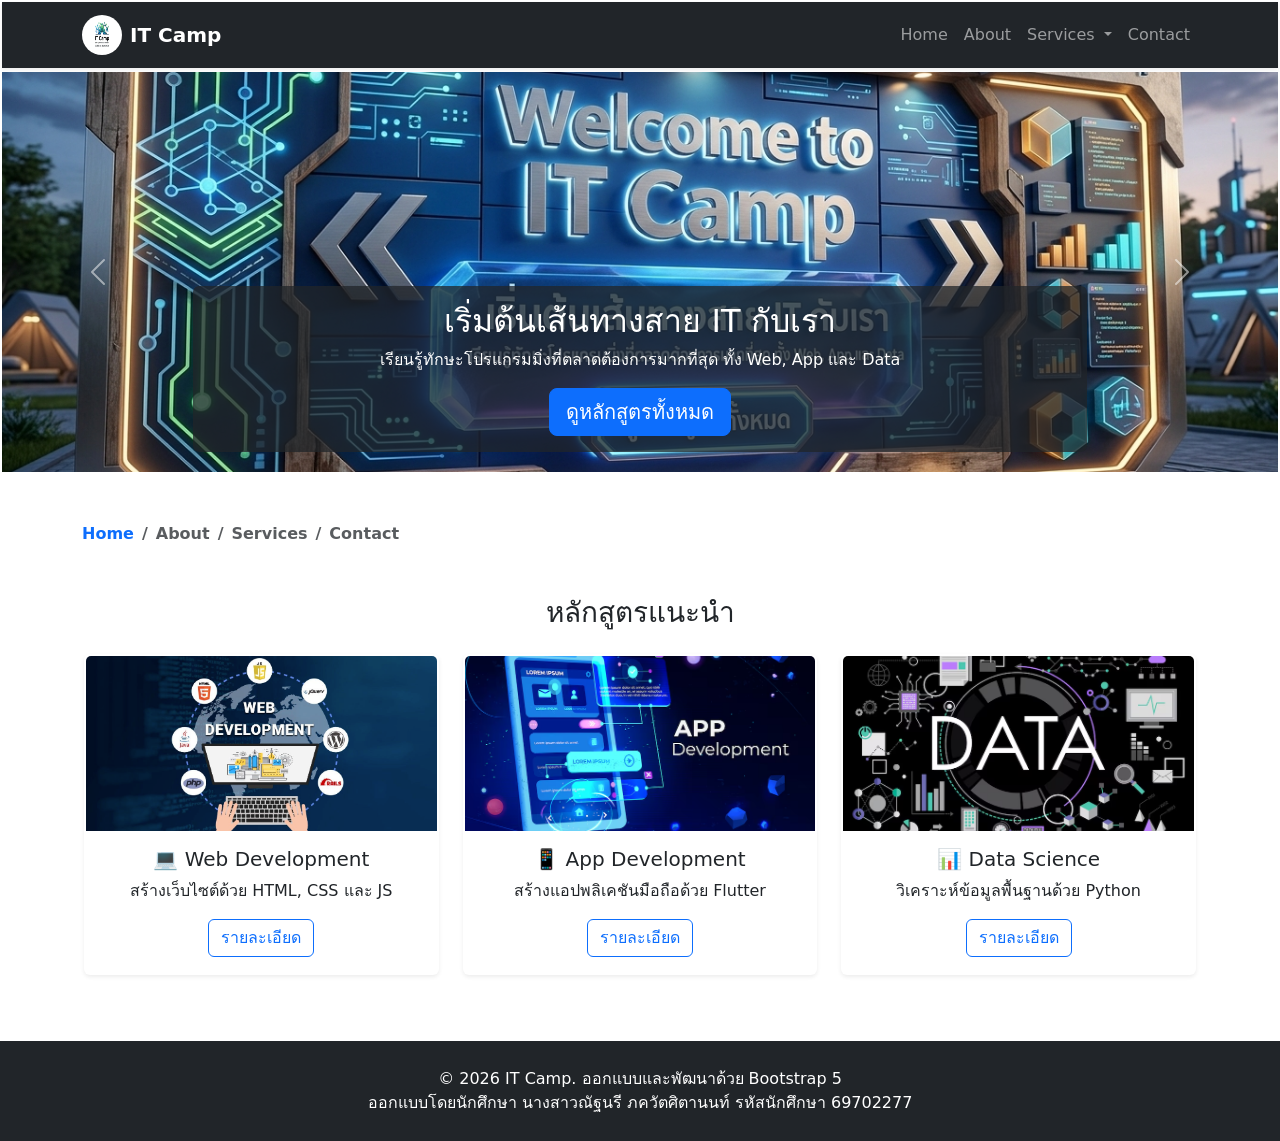
<file: index.html>
<!DOCTYPE html>
<html lang="th">
<head>
    <meta charset="UTF-8">
    <meta name="viewport" content="width=device-width, initial-scale=1.0">
    <title>IT Camp - แนะนำหลักสูตร IT</title>
    <!-- โหลด Bootstrap 5 CSS -->
    <link href="https://cdn.jsdelivr.net/npm/bootstrap@5.3.0/dist/css/bootstrap.min.css" rel="stylesheet">
    <!-- โหลด CSS ของเรา (ระบบเรืองแสง) -->
    <link rel="stylesheet" href="CSS/style.css">
</head>
<body>

    <!-- 1. Navbar (กล่องรอรับเมนูจาก JavaScript) -->
    <div id="navbar-container" class="highlight-box" data-description="Navbar: ดึงโค้ดมาจาก script.js อัตโนมัติในทุกหน้า"></div>

    <!-- 2. Hero Section + Carousel + ข้อความแนะนำ + Button (รวมไว้ด้วยกันตามโจทย์) -->
    <header class="highlight-box" data-description="ส่วนที่ 2: Hero Section & Carousel (ภาพสไลด์)">
        <div id="heroCarousel" class="carousel slide" data-bs-ride="carousel">
            <div class="carousel-inner">
                <!-- ภาพสไลด์ที่ 1 -->
                <div class="carousel-item active">
                    <!-- รูปภาพ Carousel -->
                    <img src="image/Welcome_to_IT_Camp.jfif" class="d-block w-100" alt="Banner 1" style="height: 400px; object-fit: cover;">
                    <div class="carousel-caption d-none d-md-block bg-dark bg-opacity-75 rounded p-3">
                        <!-- ข้อความแนะนำเว็บไซต์ -->
                        <h2>เริ่มต้นเส้นทางสาย IT กับเรา</h2>
                        <p>เรียนรู้ทักษะโปรแกรมมิ่งที่ตลาดต้องการมากที่สุด ทั้ง Web, App และ Data</p>
                        <!-- Button / Call to Action -->
                        <a href="services.html" class="btn btn-primary btn-lg">ดูหลักสูตรทั้งหมด</a>
                    </div>
                </div>
                <!-- ภาพสไลด์ที่ 2 -->
                <div class="carousel-item">
                    <img src="image/Learn_with_Experts.jfif" class="d-block w-100" alt="Banner 2" style="height: 400px; object-fit: cover;">
                    <div class="carousel-caption d-none d-md-block bg-dark bg-opacity-75 rounded p-3">
                        <h2>สอนโดยผู้เชี่ยวชาญ</h2>
                        <p>อัปสกิลของคุณกับผู้มีประสบการณ์จริงในอุตสาหกรรม</p>
                        <a href="about.html" class="btn btn-success btn-lg">รู้จักกับเรามากขึ้น</a>
                    </div>
                </div>
            </div>
            <!-- ปุ่มกดเลื่อนซ้าย-ขวา ของ Carousel -->
            <button class="carousel-control-prev" type="button" data-bs-target="#heroCarousel" data-bs-slide="prev">
                <span class="carousel-control-prev-icon" aria-hidden="true"></span>
                <span class="visually-hidden">Previous</span>
            </button>
            <button class="carousel-control-next" type="button" data-bs-target="#heroCarousel" data-bs-slide="next">
                <span class="carousel-control-next-icon" aria-hidden="true"></span>
                <span class="visually-hidden">Next</span>
            </button>
        </div>
    </header>

        <main class="container my-5">
            <nav aria-label="breadcrumb">
            <ol class="breadcrumb">
                <!-- หน้าอื่นๆ ให้เป็นสีเทา (text-muted) --><!-- หน้าปัจจุบัน ให้เป็นสีน้ำเงินและตัวหนา (text-primary fw-bold) -->
                <li class="breadcrumb-item active text-primary fw-bold" aria-current="page">Home</li>
                <li class="breadcrumb-item active text-primary fw-bold text-muted">About</li>
                <li class="breadcrumb-item active text-primary fw-bold text-muted">Services</li>
                <li class="breadcrumb-item active text-primary fw-bold text-muted">Contact</li>
            </ol>
        </nav>
        </main>

    <!-- 3. Card แสดงข้อมูลสำคัญอย่างน้อย 3 Card -->
    <section class="container my-5 highlight-box" data-description="ส่วนที่ 3: Section แสดงเนื้อหาด้วยระบบ Grid (แถวและคอลัมน์)">
        <h3 class="text-center mb-4">หลักสูตรแนะนำ</h3>
        <div class="row">
            
            <!-- การ์ดที่ 1 (ซ้ายสุด): ดัน Tooltip ขึ้นบน-ชิดซ้าย -->
            <div class="col-md-4 mb-3">
                <div class="card shadow-sm highlight-box tooltip-top-left" data-description="Card 1: ประกอบด้วยรูป, หัวข้อ และปุ่ม">
                    <img src="image/Web_Development.png" class="card-img-top" alt="Web" style="height: 175px; object-fit: cover;">
                    <div class="card-body text-center">
                        <h5 class="card-title">💻 Web Development</h5>
                        <p class="card-text">สร้างเว็บไซต์ด้วย HTML, CSS และ JS</p>
                        <a href="services.html" class="btn btn-outline-primary">รายละเอียด</a>
                    </div>
                </div>
            </div>

            <!-- การ์ดที่ 2 (ตรงกลาง): ดัน Tooltip ขึ้นบน-ตรงกลาง -->
            <div class="col-md-4 mb-3">
                <div class="card shadow-sm highlight-box tooltip-top" data-description="Card 2: ข้อมูลหลักสูตรที่ 2">
                    <img src="image/App_Development.avif" class="card-img-top" alt="App" style="height: 175px; object-fit: cover;">
                    <div class="card-body text-center">
                        <h5 class="card-title">📱 App Development</h5>
                        <p class="card-text">สร้างแอปพลิเคชันมือถือด้วย Flutter</p>
                        <a href="services.html" class="btn btn-outline-primary">รายละเอียด</a>
                    </div>
                </div>
            </div>

            <!-- การ์ดที่ 3 (ขวาสุด): ดัน Tooltip ขึ้นบน-ชิดขวา -->
            <div class="col-md-4 mb-3">
                <div class="card shadow-sm highlight-box tooltip-top-right" data-description="Card 3: ข้อมูลหลักสูตรที่ 3">
                    <img src="image/Data_Science.avif" class="card-img-top" alt="Data" style="height: 175px; object-fit: cover;">
                    <div class="card-body text-center">
                        <h5 class="card-title">📊 Data Science</h5>
                        <p class="card-text">วิเคราะห์ข้อมูลพื้นฐานด้วย Python</p>
                        <a href="services.html" class="btn btn-outline-primary">รายละเอียด</a>
                    </div>
                </div>
            </div>

        </div>
    </section>


    <!-- โหลด JavaScript ของ Bootstrap (เพื่อให้ Carousel และ Navbar ทำงาน) -->
    <script src="https://cdn.jsdelivr.net/npm/bootstrap@5.3.0/dist/js/bootstrap.bundle.min.js"></script>
    <!-- โหลด JavaScript ของเรา -->
    <script src="JS/script.js"></script>
    <!-- กล่องรอรับ Footer จาก JavaScript -->
    <div id="footer-container"></div>
</body>
</html>
</file>
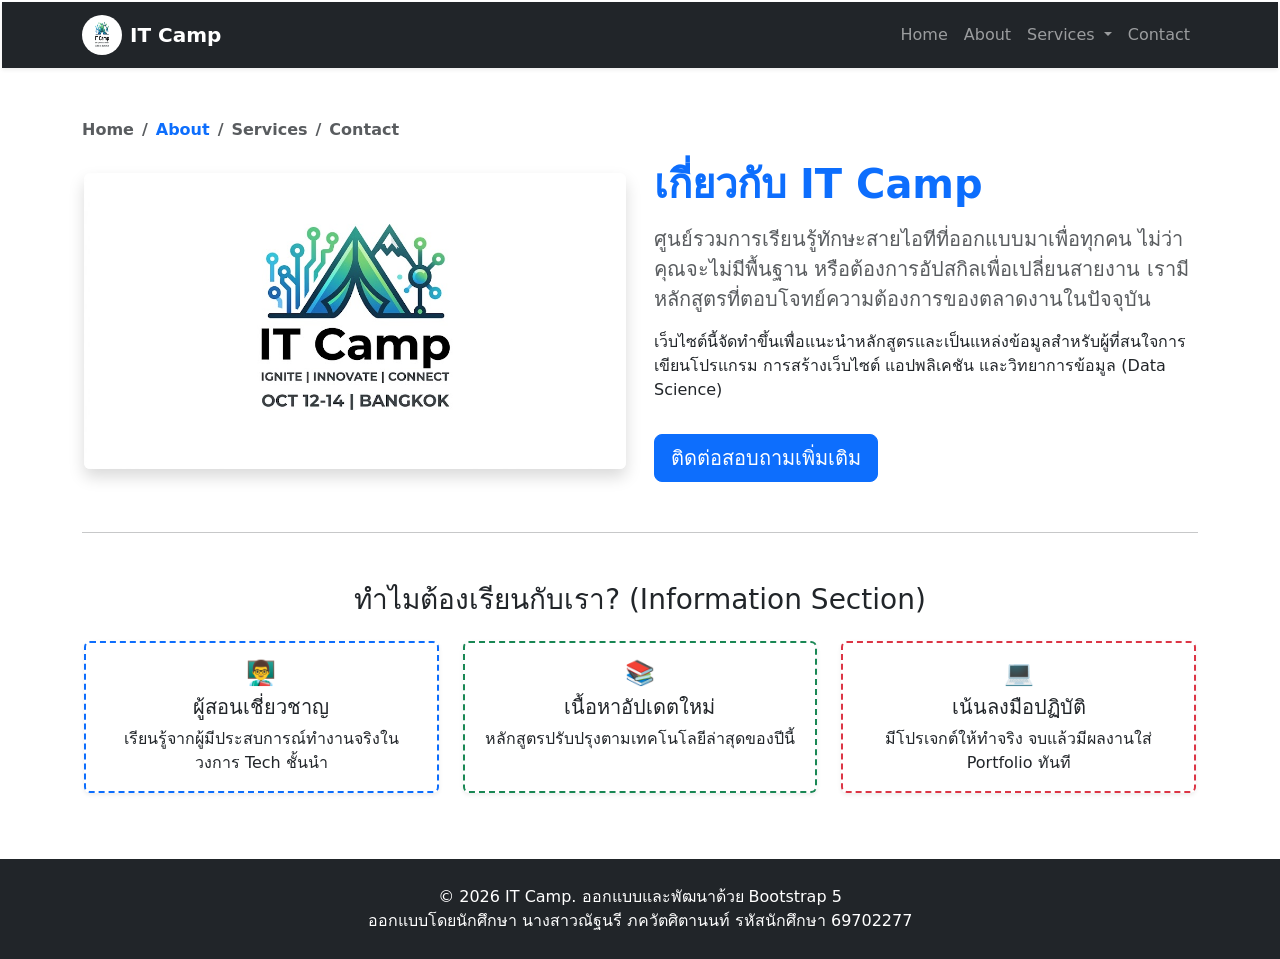
<file: about.html>
<!DOCTYPE html>
<html lang="th">
<head>
    <meta charset="UTF-8">
    <meta name="viewport" content="width=device-width, initial-scale=1.0">
    <title>About - เกี่ยวกับ IT Camp</title>
    <!-- โหลด Bootstrap 5 CSS -->
    <link href="https://cdn.jsdelivr.net/npm/bootstrap@5.3.0/dist/css/bootstrap.min.css" rel="stylesheet">
    <!-- โหลด CSS ของเรา (ระบบเรืองแสง) -->
    <link rel="stylesheet" href="CSS/style.css">
</head>
<body>

    <!-- 1. Navbar (กล่องรอรับเมนูจาก JavaScript อัตโนมัติ) -->
    <div id="navbar-container" class="highlight-box" data-description="Navbar: ดึงโค้ดมาจาก script.js อัตโนมัติในทุกหน้า"></div>

    <!-- ส่วนเนื้อหาหลักของหน้า About -->
    <main class="container my-5">
        <nav aria-label="breadcrumb">
            <ol class="breadcrumb">
                <!-- หน้าอื่นๆ ให้เป็นสีเทา (text-muted) --><!-- หน้าปัจจุบัน ให้เป็นสีน้ำเงินและตัวหนา (text-primary fw-bold) -->
                <li class="breadcrumb-item active text-primary fw-bold text-muted">Home</li>
                <li class="breadcrumb-item active text-primary fw-bold" aria-current="page">About</li>
                <li class="breadcrumb-item active text-primary fw-bold text-muted" >Services</li>
                <li class="breadcrumb-item active text-primary fw-bold text-muted">Contact</li>
            </ol>
        </nav>
        
        <!-- แถวที่ 1: หัวข้อเว็บไซต์, รายละเอียด, รูปภาพ และ Button -->
        <div class="row align-items-center mb-5">
            
            <!-- คอลัมน์ซ้าย: รูปภาพ -->
            <div class="col-md-6 mb-4 mb-md-0">
                <div class="highlight-box tooltip-top-left" data-description="Logo: รูปภาพ">
                    <img src="image/logo.jfif" class="img-fluid rounded shadow" alt="เกี่ยวกับเรา">
                </div>
            </div>

            <!-- คอลัมน์ขวา: หัวข้อ, รายละเอียด, ปุ่ม -->
            <div class="col-md-6">
                <div class="highlight-box tooltip-top-right" data-description="Details: หัวข้อ, รายละเอียด และอื่นๆ">
                    <!-- หัวข้อเว็บไซต์ -->
                    <h1 class="text-primary fw-bold mb-3">เกี่ยวกับ IT Camp</h1>
                    
                    <!-- รายละเอียดเกี่ยวกับเว็บไซต์ -->
                    <p class="lead text-muted">
                        ศูนย์รวมการเรียนรู้ทักษะสายไอทีที่ออกแบบมาเพื่อทุกคน ไม่ว่าคุณจะไม่มีพื้นฐาน หรือต้องการอัปสกิลเพื่อเปลี่ยนสายงาน เรามีหลักสูตรที่ตอบโจทย์ความต้องการของตลาดงานในปัจจุบัน
                    </p>
                    <p>
                        เว็บไซต์นี้จัดทำขึ้นเพื่อแนะนำหลักสูตรและเป็นแหล่งข้อมูลสำหรับผู้ที่สนใจการเขียนโปรแกรม การสร้างเว็บไซต์ แอปพลิเคชัน และวิทยาการข้อมูล (Data Science)
                    </p>

                    <!-- Button -->
                    <a href="contact.html" class="btn btn-primary btn-lg mt-3">ติดต่อสอบถามเพิ่มเติม</a>
                </div>
            </div>
        </div>

        <!-- แถวที่ 2: Card หรือ Information Section -->
        <hr class="my-5">
        
        <div class="highlight-box" data-description="Card: ใช้ Card 3 ใบอธิบายจุดเด่น">
            <h3 class="text-center mb-4">ทำไมต้องเรียนกับเรา? (Information Section)</h3>
            <div class="row text-center">
                
                <div class="col-md-4 mb-3">
                    <div class="card border-primary h-100 shadow-sm highlight-box tooltip-top-left" data-description="Card 1: จุดเด่นที่ 1">
                        <div class="card-body">
                            <h4 class="card-title text-primary">👨‍🏫</h4>
                            <h5 class="card-title">ผู้สอนเชี่ยวชาญ</h5>
                            <p class="card-text">เรียนรู้จากผู้มีประสบการณ์ทำงานจริงในวงการ Tech ชั้นนำ</p>
                        </div>
                    </div>
                </div>

                <div class="col-md-4 mb-3">
                    <div class="card border-success h-100 shadow-sm highlight-box tooltip-top" data-description="Card 2: จุดเด่นที่ 2">
                        <div class="card-body">
                            <h4 class="card-title text-success">📚</h4>
                            <h5 class="card-title">เนื้อหาอัปเดตใหม่</h5>
                            <p class="card-text">หลักสูตรปรับปรุงตามเทคโนโลยีล่าสุดของปีนี้</p>
                        </div>
                    </div>
                </div>

                <div class="col-md-4 mb-3">
                    <div class="card border-danger h-100 shadow-sm highlight-box tooltip-top-right" data-description="Card 3: จุดเด่นที่ 3">
                        <div class="card-body">
                            <h4 class="card-title text-danger">💻</h4>
                            <h5 class="card-title">เน้นลงมือปฏิบัติ</h5>
                            <p class="card-text">มีโปรเจกต์ให้ทำจริง จบแล้วมีผลงานใส่ Portfolio ทันที</p>
                        </div>
                    </div>
                </div>

            </div>
        </div>

    </main>


    <!-- โหลด JavaScript -->
     <!-- กล่องรอรับ Footer จาก JavaScript -->
    <div id="footer-container"></div>
    <script src="https://cdn.jsdelivr.net/npm/bootstrap@5.3.0/dist/js/bootstrap.bundle.min.js"></script>
    <script src="JS/script.js"></script>
</body>
</html>
</file>
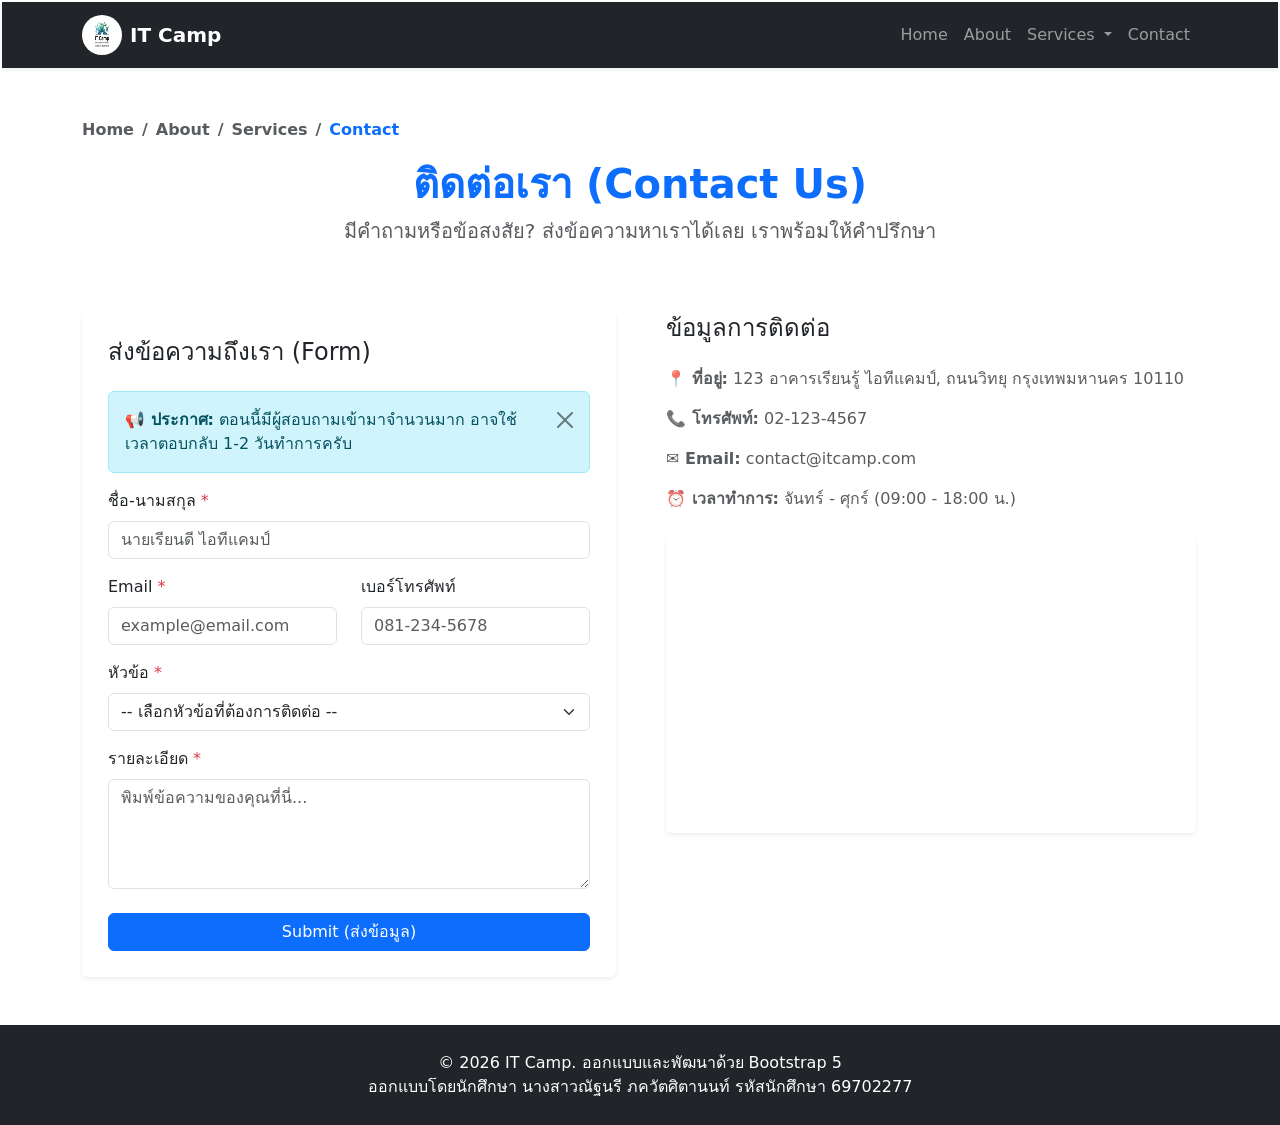
<file: contact.html>
<!DOCTYPE html>
<html lang="th">
<head>
    <meta charset="UTF-8">
    <meta name="viewport" content="width=device-width, initial-scale=1.0">
    <title>Contact - ติดต่อเรา IT Camp</title>
    <!-- โหลด Bootstrap 5 CSS -->
    <link href="https://cdn.jsdelivr.net/npm/bootstrap@5.3.0/dist/css/bootstrap.min.css" rel="stylesheet">
    <!-- โหลด CSS ของเรา (ระบบเรืองแสง) -->
    <link rel="stylesheet" href="CSS/style.css">
</head>
<body>

    <!-- 1. Navbar (ดึงมาจาก script.js อัตโนมัติ) -->
    <div id="navbar-container" class="highlight-box" data-description="Navbar: ดึงโค้ดมาจาก script.js อัตโนมัติในทุกหน้า"></div>

    <!-- ส่วนเนื้อหาหลัก -->
    <main class="container my-5">
    
        <nav aria-label="breadcrumb">
            <ol class="breadcrumb">
                <!-- หน้าอื่นๆ ให้เป็นสีเทา (text-muted) --><!-- หน้าปัจจุบัน ให้เป็นสีน้ำเงินและตัวหนา (text-primary fw-bold) -->
                <li class="breadcrumb-item active text-primary fw-bold text-muted">Home</li>
                <li class="breadcrumb-item active text-primary fw-bold text-muted">About</li>
                <li class="breadcrumb-item active text-primary fw-bold text-muted">Services</li>
                <li class="breadcrumb-item active text-primary fw-bold" aria-current="page">Contact</li>
            </ol>
        </nav>
        
        
        <!-- หัวข้อประจำหน้า -->
        <div class="text-center mb-5 highlight-box" data-description="ส่วนหัวหน้า Contact">
            <h1 class="fw-bold text-primary">ติดต่อเรา (Contact Us)</h1>
            <p class="lead text-muted">มีคำถามหรือข้อสงสัย? ส่งข้อความหาเราได้เลย เราพร้อมให้คำปรึกษา</p>
        </div>

        <div class="row g-5">
            
            <!-- คอลัมน์ซ้าย: ฟอร์มสำหรับติดต่อ -->
            <div class="col-lg-6">
                <div class="card shadow-sm highlight-box tooltip-top-left" data-description="Form: ส่งข้อความที่ต้องการติดต่อ">
                    <div class="card-body p-4">
                        <h4 class="mb-4">ส่งข้อความถึงเรา (Form)</h4>
                        <!-- Component ที่ 9: Alert แบบกดกากบาทปิดได้ -->
                        <div class="alert alert-info alert-dismissible fade show" role="alert">
                            <strong>📢 ประกาศ:</strong> ตอนนี้มีผู้สอบถามเข้ามาจำนวนมาก อาจใช้เวลาตอบกลับ 1-2 วันทำการครับ
                            <button type="button" class="btn-close" data-bs-dismiss="alert" aria-label="Close"></button>
                        </div>
                        
                        <!-- ใส่ onsubmit เพื่อจำลองการกดส่งข้อความแล้วเด้ง Alert (ไม่รีเฟรชหน้าจริง) -->
                        <form onsubmit="event.preventDefault(); alert('ขอบคุณที่ติดต่อเรา ระบบได้รับข้อความของคุณแล้วครับ!');">
                            
                            <!-- ชื่อ-นามสกุล -->
                            <div class="mb-3">
                                <label for="fullName" class="form-label">ชื่อ-นามสกุล <span class="text-danger">*</span></label>
                                <input type="text" class="form-control" id="fullName" placeholder="นายเรียนดี ไอทีแคมป์" required>
                            </div>
                            
                            <!-- Email และ เบอร์โทรศัพท์ (แบ่งครึ่งบรรทัดกัน) -->
                            <div class="row">
                                <div class="col-md-6 mb-3">
                                    <label for="emailInfo" class="form-label">Email <span class="text-danger">*</span></label>
                                    <input type="email" class="form-control" id="emailInfo" placeholder="example@email.com" required>
                                </div>
                                <div class="col-md-6 mb-3">
                                    <label for="phoneNumber" class="form-label">เบอร์โทรศัพท์</label>
                                    <input type="tel" class="form-control" id="phoneNumber" placeholder="081-234-5678">
                                </div>
                            </div>

                            <!-- หัวข้อ -->
                            <div class="mb-3">
                                <label for="subject" class="form-label">หัวข้อ <span class="text-danger">*</span></label>
                                <select class="form-select" id="subject" required>
                                    <option value="" selected disabled>-- เลือกหัวข้อที่ต้องการติดต่อ --</option>
                                    <option value="1">สอบถามรายละเอียดหลักสูตร</option>
                                    <option value="2">แจ้งปัญหาการใช้งานเว็บไซต์</option>
                                    <option value="3">ติดต่อเรื่องอื่นๆ</option>
                                </select>
                            </div>

                            <!-- รายละเอียด -->
                            <div class="mb-4">
                                <label for="message" class="form-label">รายละเอียด <span class="text-danger">*</span></label>
                                <textarea class="form-control" id="message" rows="4" placeholder="พิมพ์ข้อความของคุณที่นี่..." required></textarea>
                            </div>

                            <!-- ปุ่ม Submit -->
                            <button type="submit" class="btn btn-primary w-100">Submit (ส่งข้อมูล)</button>
                        </form>
                    </div>
                </div>
            </div>

            <!-- คอลัมน์ขวา: ข้อมูลการติดต่อ และ แผนที่ -->
            <div class="col-lg-6">
                <div class="highlight-box tooltip-top-right" data-description="contact: ข้อมูลการติดต่อ">
                    <h4 class="mb-4">ข้อมูลการติดต่อ</h4>
                    
                    <!-- ข้อมูลการติดต่อ -->
                    <ul class="list-unstyled mb-4 text-muted">
                        <li class="mb-3"><strong>📍 ที่อยู่:</strong> 123 อาคารเรียนรู้ ไอทีแคมป์, ถนนวิทยุ กรุงเทพมหานคร 10110</li>
                        <li class="mb-3"><strong>📞 โทรศัพท์:</strong> 02-123-4567</li>
                        <li class="mb-3"><strong>✉️ Email:</strong> contact@itcamp.com</li>
                        <li class="mb-3"><strong>⏰ เวลาทำการ:</strong> จันทร์ - ศุกร์ (09:00 - 18:00 น.)</li>
                    </ul>

                    <!-- แผนที่ (ใช้ iframe ของ Google Maps ฝังลงไป และใช้คลาส ratio ให้แผนที่ยืดหยุ่น) -->
                    <div class="ratio ratio-16x9 shadow-sm rounded overflow-hidden">
                        <iframe src="https://www.google.com/maps/embed?pb=!1m18!1m12!1m3!1d15502.82283893699!2d100.5284307612711!3d13.736717!2m3!1f0!2f0!3f0!3m2!1i1024!2i768!4f13.1!3m3!1m2!1s0x30e2992a7e78083f%3A0xc667104b281f6d90!2sLumphini%20Park!5e0!3m2!1sen!2sth!4v1696225605809!5m2!1sen!2sth" width="600" height="450" style="border:0;" allowfullscreen="" loading="lazy" referrerpolicy="no-referrer-when-downgrade"></iframe>
                    </div>
                </div>
            </div>

        </div>
    </main>

    <!-- 2. Footer (ดึงมาจาก script.js อัตโนมัติ) -->
    <div id="footer-container"></div>

    <!-- โหลด JavaScript ของ Bootstrap และไฟล์ script.js ของเรา -->
    <script src="https://cdn.jsdelivr.net/npm/bootstrap@5.3.0/dist/js/bootstrap.bundle.min.js"></script>
    <script src="JS/script.js"></script>
</body>
</html>
</file>
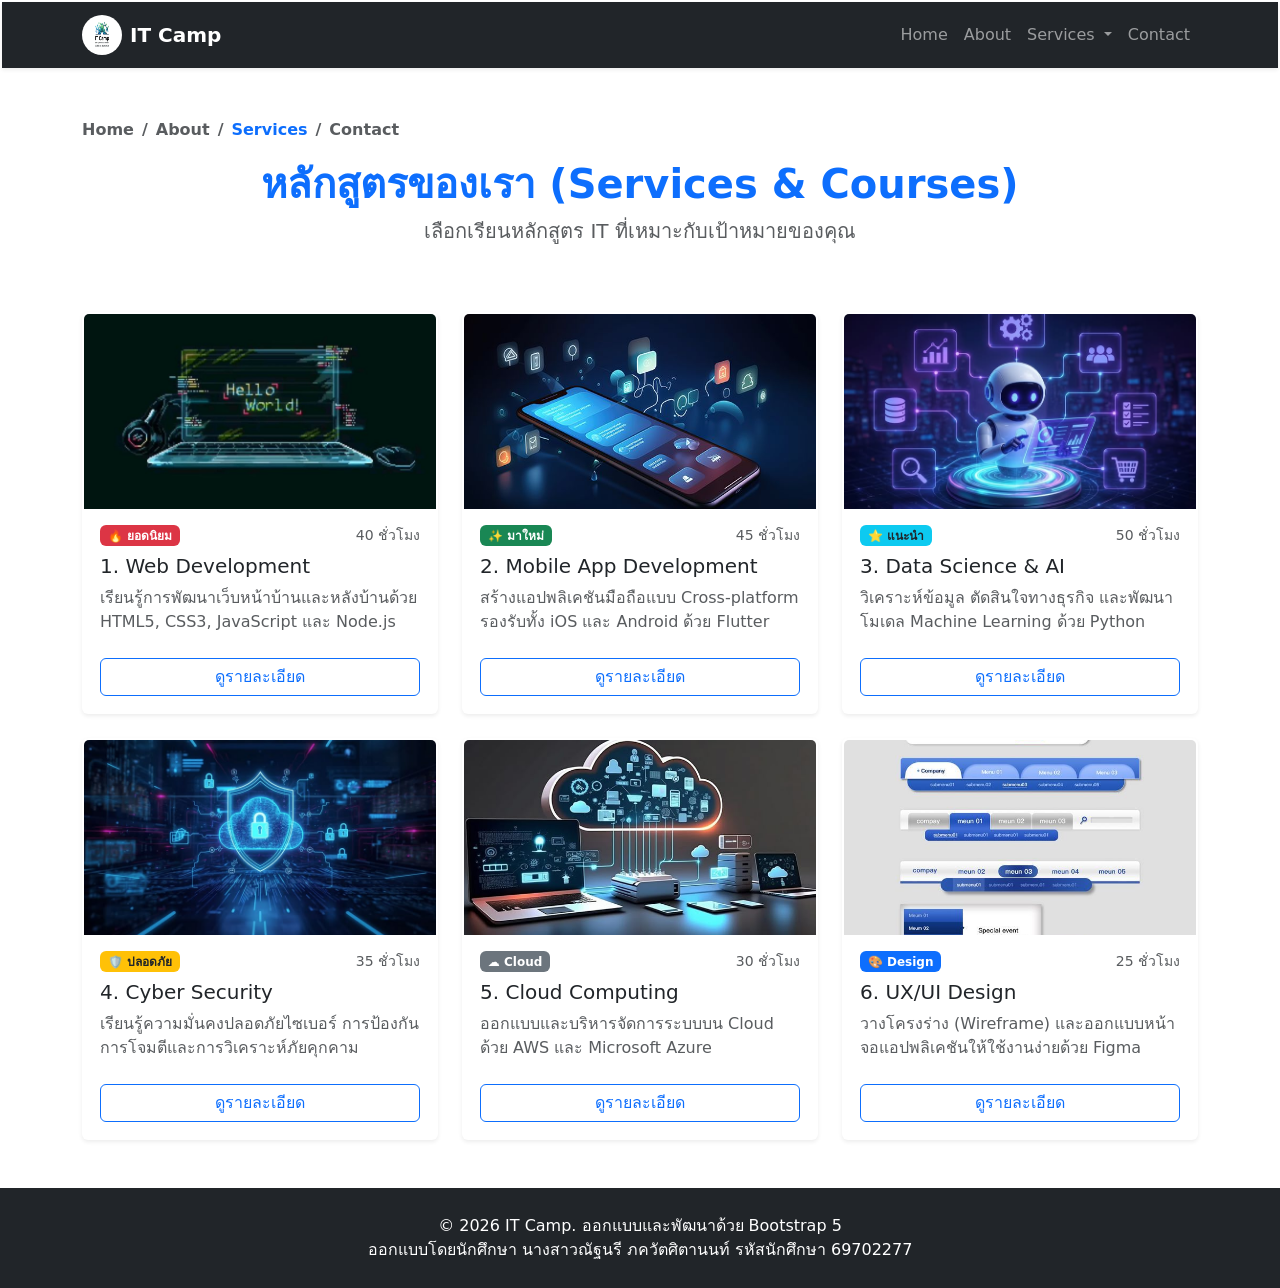
<file: services.html>
<!DOCTYPE html>
<html lang="th">
<head>
    <meta charset="UTF-8">
    <meta name="viewport" content="width=device-width, initial-scale=1.0">
    <title>Services - หลักสูตรทั้งหมด IT Camp</title>
    <!-- โหลด Bootstrap 5 CSS -->
    <link href="https://cdn.jsdelivr.net/npm/bootstrap@5.3.0/dist/css/bootstrap.min.css" rel="stylesheet">
    <!-- โหลด CSS ของเรา (ระบบเรืองแสง) -->
    <link rel="stylesheet" href="CSS/style.css">
</head>
<body>

    <!-- 1. Navbar (ดึงมาจาก script.js อัตโนมัติ) -->
    <div id="navbar-container" class="highlight-box" data-description="Navbar: ดึงโค้ดมาจาก script.js อัตโนมัติในทุกหน้า"></div>

    <!-- ส่วนเนื้อหาหลัก -->
    <main class="container my-5">
        <!-- Component ที่ 10: Breadcrumb แบบแสดงสถานะหน้าปัจจุบัน (กดไม่ได้) -->
        <nav aria-label="breadcrumb">
            <ol class="breadcrumb">
                <!-- หน้าอื่นๆ ให้เป็นสีเทา (text-muted) --><!-- หน้าปัจจุบัน ให้เป็นสีน้ำเงินและตัวหนา (text-primary fw-bold) -->
                <li class="breadcrumb-item active text-primary fw-bold text-muted">Home</li>
                <li class="breadcrumb-item active text-primary fw-bold text-muted">About</li>
                <li class="breadcrumb-item active text-primary fw-bold" aria-current="page">Services</li>
                <li class="breadcrumb-item active text-primary fw-bold text-muted">Contact</li>
            </ol>
        </nav>
        
        <!-- หัวข้อประจำหน้า -->
        <div class="text-center mb-5 highlight-box" data-description="ส่วนหัวหน้า Services: หัวข้อและคำอธิบายรวม">
            <h1 class="fw-bold text-primary">หลักสูตรของเรา (Services & Courses)</h1>
            <p class="lead text-muted">เลือกเรียนหลักสูตร IT ที่เหมาะกับเป้าหมายของคุณ</p>
        </div>

        <!-- แสดงข้อมูล 6 รายการ ด้วย Bootstrap Card ในรูปแบบ คอลัมน์ (Grid System) -->
        <div class="row g-4">

            <!-- รายการที่ 1 (แถวที่ 1 - คอลัมน์ซ้าย) -->
            <div class="col-md-6 col-lg-4">
                <div class="card h-100 shadow-sm highlight-box tooltip-top-left" data-description="รายการที่ 1: Web Development">
                    <img src="image/Developer.jfif" class="card-img-top" alt="Web Dev" style="height: 195px; object-fit: cover;">
                    <div class="card-body">
                        <div class="d-flex justify-content-between align-items-center mb-2">
                            <span class="badge bg-danger">🔥 ยอดนิยม</span>
                            <small class="text-muted">40 ชั่วโมง</small>
                        </div>
                        <h5 class="card-title">1. Web Development</h5>
                        <p class="card-text text-muted">เรียนรู้การพัฒนาเว็บหน้าบ้านและหลังบ้านด้วย HTML5, CSS3, JavaScript และ Node.js</p>
                    </div>
                    <div class="card-footer bg-white border-0 pb-3">
                        <button class="btn btn-outline-primary w-100" data-bs-toggle="modal" data-bs-target="#courseModal1">ดูรายละเอียด</button>
                    </div>
                </div>
            </div>

            <!-- รายการที่ 2 (แถวที่ 1 - คอลัมน์กลาง) -->
            <div class="col-md-6 col-lg-4">
                <div class="card h-100 shadow-sm highlight-box tooltip-top" data-description="รายการที่ 2: Mobile App Dev">
                    <img src="image/Mobile.jfif" class="card-img-top" alt="App Dev" style="height: 195px; object-fit: cover;">
                    <div class="card-body">
                        <div class="d-flex justify-content-between align-items-center mb-2">
                            <span class="badge bg-success">✨ มาใหม่</span>
                            <small class="text-muted">45 ชั่วโมง</small>
                        </div>
                        <h5 class="card-title">2. Mobile App Development</h5>
                        <p class="card-text text-muted">สร้างแอปพลิเคชันมือถือแบบ Cross-platform รองรับทั้ง iOS และ Android ด้วย Flutter</p>
                    </div>
                    <div class="card-footer bg-white border-0 pb-3">
                        <button class="btn btn-outline-primary w-100" data-bs-toggle="modal" data-bs-target="#courseModal2">ดูรายละเอียด</button>
                    </div>
                </div>
            </div>

            <!-- รายการที่ 3 (แถวที่ 1 - คอลัมน์ขวา) -->
            <div class="col-md-6 col-lg-4">
                <div class="card h-100 shadow-sm highlight-box tooltip-top-right" data-description="รายการที่ 3: Data Science & AI">
                    <img src="image/Data.jfif" class="card-img-top" alt="Data Science" style="height: 195px; object-fit: cover;">
                    <div class="card-body">
                        <div class="d-flex justify-content-between align-items-center mb-2">
                            <span class="badge bg-info text-dark">⭐ แนะนำ</span>
                            <small class="text-muted">50 ชั่วโมง</small>
                        </div>
                        <h5 class="card-title">3. Data Science & AI</h5>
                        <p class="card-text text-muted">วิเคราะห์ข้อมูล ตัดสินใจทางธุรกิจ และพัฒนาโมเดล Machine Learning ด้วย Python</p>
                    </div>
                    <div class="card-footer bg-white border-0 pb-3">
                        <button class="btn btn-outline-primary w-100" data-bs-toggle="modal" data-bs-target="#courseModal3">ดูรายละเอียด</button>
                    </div>
                </div>
            </div>

            <!-- รายการที่ 4 (แถวที่ 2 - คอลัมน์ซ้าย) -->
            <div class="col-md-6 col-lg-4">
                <div class="card h-100 shadow-sm highlight-box tooltip-top-left" data-description="รายการที่ 4: Cyber Security">
                    <img src="image/Security.jfif" class="card-img-top" alt="Cyber Security" style="height: 195px; object-fit: cover;">
                    <div class="card-body">
                        <div class="d-flex justify-content-between align-items-center mb-2">
                            <span class="badge bg-warning text-dark">🛡️ ปลอดภัย</span>
                            <small class="text-muted">35 ชั่วโมง</small>
                        </div>
                        <h5 class="card-title">4. Cyber Security</h5>
                        <p class="card-text text-muted">เรียนรู้ความมั่นคงปลอดภัยไซเบอร์ การป้องกันการโจมตีและการวิเคราะห์ภัยคุกคาม</p>
                    </div>
                    <div class="card-footer bg-white border-0 pb-3">
                        <button class="btn btn-outline-primary w-100" data-bs-toggle="modal" data-bs-target="#courseModal4">ดูรายละเอียด</button>
                    </div>
                </div>
            </div>

            <!-- รายการที่ 5 (แถวที่ 2 - คอลัมน์กลาง) -->
            <div class="col-md-6 col-lg-4">
                <div class="card h-100 shadow-sm highlight-box tooltip-top" data-description="รายการที่ 5: Cloud Computing">
                    <img src="image/Cloud.jfif" class="card-img-top" alt="Cloud Computing" style="height: 195px; object-fit: cover;">
                    <div class="card-body">
                        <div class="d-flex justify-content-between align-items-center mb-2">
                            <span class="badge bg-secondary">☁️ Cloud</span>
                            <small class="text-muted">30 ชั่วโมง</small>
                        </div>
                        <h5 class="card-title">5. Cloud Computing</h5>
                        <p class="card-text text-muted">ออกแบบและบริหารจัดการระบบบน Cloud ด้วย AWS และ Microsoft Azure</p>
                    </div>
                    <div class="card-footer bg-white border-0 pb-3">
                        <button class="btn btn-outline-primary w-100" data-bs-toggle="modal" data-bs-target="#courseModal5">ดูรายละเอียด</button>
                    </div>
                </div>
            </div>

            <!-- รายการที่ 6 (แถวที่ 2 - คอลัมน์ขวา) -->
            <div class="col-md-6 col-lg-4">
                <div class="card h-100 shadow-sm highlight-box tooltip-top-right" data-description="รายการที่ 6: UX/UI Design">
                    <img src="image/UX_UI_Design.jfif" class="card-img-top" alt="UX UI Design" style="height: 195px; object-fit: cover;">
                    <div class="card-body">
                        <div class="d-flex justify-content-between align-items-center mb-2">
                            <span class="badge bg-primary">🎨 Design</span>
                            <small class="text-muted">25 ชั่วโมง</small>
                        </div>
                        <h5 class="card-title">6. UX/UI Design</h5>
                        <p class="card-text text-muted">วางโครงร่าง (Wireframe) และออกแบบหน้าจอแอปพลิเคชันให้ใช้งานง่ายด้วย Figma</p>
                    </div>
                    <div class="card-footer bg-white border-0 pb-3">
                        <button class="btn btn-outline-primary w-100" data-bs-toggle="modal" data-bs-target="#courseModal6">ดูรายละเอียด</button>
                    </div>
                </div>
            </div>

        </div>
    </main>

    <!-- Bootstrap Component: Modal แสดงรายละเอียดตัวอย่าง (ใช้ร่วมกับปุ่มกด) -->
    <div class="modal fade" id="courseModal1" tabindex="-1" aria-hidden="true">
        <div class="modal-dialog">
            <div class="modal-content">
                <div class="modal-header">
                    <h5 class="modal-title">💻 รายละเอียดหลักสูตร Web Development</h5>
                    <button type="button" class="btn-close" data-bs-dismiss="modal" aria-label="Close"></button>
                </div>
                <div class="modal-body">
                    <p><strong>เหมาะสำหรับ:</strong> ผู้เริ่มต้นที่ต้องการสร้างเว็บไซต์ได้จริงตั้งแต่พื้นฐาน</p>
                    <p><strong>สิ่งที่ได้เรียนรู้:</strong> HTML5, CSS3, Bootstrap 5, JavaScript, และ Git</p>
                    <p><strong>ค่าลงทะเบียน:</strong> 2,900 บาท (รับวุฒิบัตรหลังเรียนจบ)</p>
                </div>
                <div class="modal-footer">
                    <button type="button" class="btn btn-secondary" data-bs-dismiss="modal">ปิด</button>
                    <a href="contact.html" class="btn btn-primary">สมัครเรียนหลักสูตรนี้</a>
                </div>
            </div>
        </div>
    </div>

    <!-- 2. Footer (ดึงมาจาก script.js อัตโนมัติ) -->
    <div id="footer-container"></div>

    <!-- โหลด JavaScript ของ Bootstrap และไฟล์ script.js ของเรา -->
    <script src="https://cdn.jsdelivr.net/npm/bootstrap@5.3.0/dist/js/bootstrap.bundle.min.js"></script>
    <script src="JS/script.js"></script>
</body>
</html>
</file>
<file: CSS/style.css>
/* 1. ตั้งค่ากล่องพื้นฐาน (ก่อนเอาเมาส์ชี้) */
.highlight-box {
    border: 2px dashed transparent;
    transition: all 0.3s ease; 
    position: relative;
}

/* 2. เมื่อเอาเมาส์ชี้กล่อง: ให้มีกรอบเรืองแสงสีเขียว */
.highlight-box:hover {
    border: 2px dashed #00ff00; 
    box-shadow: 0 0 20px rgba(0, 255, 0, 0.6); 
    transform: scale(1.02); 
    z-index: 10;
    background-color: rgba(0, 255, 0, 0.05); 
}

/* ========================================================
   ส่วนจัดการ Tooltip ป้ายคำอธิบาย (ค่าเริ่มต้นให้อยู่ด้านล่าง)
   ======================================================== */

.highlight-box:hover::before {
    content: attr(data-description); 
    position: absolute;
    
    /* ค่าเริ่มต้นให้อยู่ด้านล่าง สำหรับ header และ section */
    bottom: -60px; 
    top: auto; 
    
    /* ตั้งค่าให้ตัดบรรทัดเมื่อข้อความยาวเกิน */
    white-space: normal; 
    width: 220px; 
    line-height: 1.4;
    
    background-color: #333;
    color: #fff;
    padding: 8px 12px;
    border-radius: 5px;
    font-size: 13px;
    z-index: 999;
    box-shadow: 0 4px 6px rgba(0,0,0,0.3);

    /* ให้อยู่ตรงกลาง */
    left: 50%;
    transform: translateX(-50%);
    text-align: center;
}

/* ========================================================
   คลาสพิเศษสำหรับดัน Tooltip (สำหรับ Card ให้อยู่ด้านบนและชิดซ้าย/ขวา)
   ======================================================== */

/* คลาสให้อยู่ด้านบนตรงกลาง (สำหรับ Card กลาง) */
.highlight-box.tooltip-top:hover::before {
    bottom: 100%; /* ดันขึ้นไปด้านบน */
    margin-bottom: 8px; /* ระยะห่างจากกล่อง */
}

/* คลาสให้อยู่ด้านบนและชิดซ้าย (สำหรับ Card ซ้ายสุด) */
.highlight-box.tooltip-top-left:hover::before {
    bottom: 100%; /* ดันขึ้นไปด้านบน */
    margin-bottom: 8px;
    left: 0;
    transform: translateX(0); /* ยกเลิกการดึงกลับตรงกลาง */
    text-align: left;
}

/* คลาสให้อยู่ด้านบนและชิดขวา (สำหรับ Card ขวาสุด) */
.highlight-box.tooltip-top-right:hover::before {
    bottom: 100%; /* ดันขึ้นไปด้านบน */
    margin-bottom: 8px;
    left: auto;
    right: 0; /* ดึงชิดขวา */
    transform: translateX(0);
    text-align: right;
}
</file>
